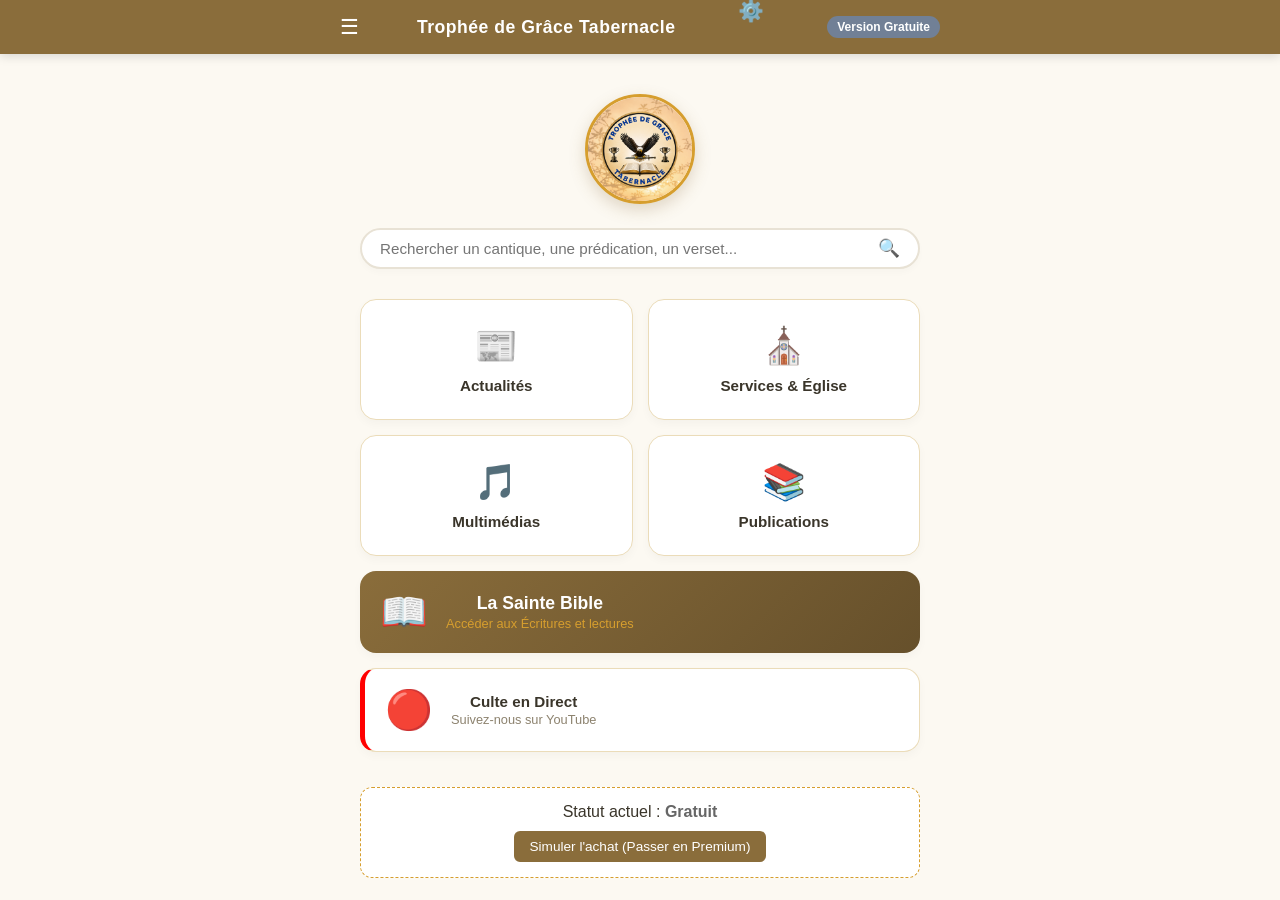
<file: index.html>
<!DOCTYPE html>
<html lang="fr">

<head>
    <meta charset="UTF-8">
    <meta name="viewport" content="width=device-width, initial-scale=1.0">
    <title>Trophée de Grâce Tabernacle</title>
    <link rel="stylesheet" href="style.css">
    
    <!-- Liaison avec le fichier de configuration de l'application -->
    <link rel="manifest" href="manifest.json">
    <meta name="theme-color" content="#8a6d3b">
    
    <!-- Script pour activer l'application sur le téléphone -->
    <script>
      if ('serviceWorker' in navigator) {
        navigator.serviceWorker.register('./sw.js')
          .then(() => console.log('Application TGT prête !'))
          .catch((err) => console.log('Erreur application:', err));
      }
    </script>
</head>

<body>

    <!-- BARRE SUPÉRIEURE APPLICATION FIXE -->
    <header class="app-header">
        <div class="header-content">
            <span class="menu-icon">☰</span>
            <h1>Trophée de Grâce Tabernacle</h1>
                    <button onclick="ouvrirParametres()" style="background: transparent; border: none; color: white; font-size: 1.3rem; cursor: pointer; padding: 5px; float: right; margin-top: -32px;">⚙️</button>

            <!-- Badge dynamique de version -->
            <span id="badge-statut" class="status-badge free-badge">Version Gratuite</span>
        </div>
    </header>

    <main class="app-container">

        <!-- ZONE LOGO ET APPARENCE ÉPURÉE (Sans le long texte de bienvenue) -->
        <section class="hero-section">
            <div class="logo-wrapper">
                <img src="logo.png" alt="Logo TGT" class="main-logo">
            </div>
            
            <!-- BARRE DE RECHERCHE GLOBALE -->
            <div class="search-box">
                <input type="text" id="global-search" placeholder="Rechercher un cantique, une prédication, un verset...">
                <button type="button" class="search-btn">🔍</button>
            </div>
        </section>

        <!-- GRILLE DE NAVIGATION EN FORME DE DOSSIERS -->
        <section class="folder-grid">

            <!-- Dossier Actualités -->
            <a href="actualite.html" class="folder-card">
                <div class="folder-icon-box">📰</div>
                <span class="folder-title">Actualités</span>
            </a>

            <!-- Dossier Services / Église -->
            <a href="services.html" class="folder-card">
                <div class="folder-icon-box">⛪</div>
                <span class="folder-title">Services & Église</span>
            </a>

            <!-- Dossier Multimédia (Prédications, Musiques, Photos) -->
            <a href="multimedia.html" class="folder-card">
                <div class="folder-icon-box">🎵</div>
                <span class="folder-title">Multimédias</span>
            </a>

            <!-- Dossier Publications (Brochures) -->
            <a href="publications.html" class="folder-card">
                <div class="folder-icon-box">📚</div>
                <span class="folder-title">Publications</span>
            </a>

            <!-- PAGE DÉDIÉE DE LA BIBLE (Prend toute la largeur en bas) -->
            <a href="bible.html" class="folder-card full-width-card bible-theme">
                <div class="folder-icon-box">📖</div>
                <div class="card-text">
                    <span class="folder-title">La Sainte Bible</span>
                    <small>Accéder aux Écritures et lectures</small>
                </div>
            </a>

            <!-- Lien direct pour le flux YouTube en direct -->
            <a href="https://youtube.com" target="_blank" class="folder-card full-width-card live-theme">
                <div class="folder-icon-box">🔴</div>
                <div class="card-text">
                    <span class="folder-title">Culte en Direct</span>
                    <small>Suivez-nous sur YouTube</small>
                </div>
            </a>

        </section>

        <!-- CONTROLEUR DE VERSION PAYS (Pour vos tests d'intégration payant/gratuit) -->
        <div class="version-toggle-zone">
            <p>Statut actuel : <strong id="account-text" style="color: #666;">Gratuit</strong></p>
            <button onclick="changerVersion()" class="action-btn">Simuler l'achat (Passer en Premium)</button>
        </div>

    </main>

    <script>
        // Logique de simulation pour le mode Gratuit / Payant
        function changerVersion() {
            const badge = document.getElementById('badge-statut');
            const text = document.getElementById('account-text');
            
            if (badge.classList.contains('free-badge')) {
                badge.classList.remove('free-badge');
                badge.classList.add('premium-badge');
                badge.innerText = "Version Premium";
                text.innerText = "Premium Activé (Accès illimité)";
                text.style.color = "#d69e2e";
            } else {
                badge.classList.remove('premium-badge');
                badge.classList.add('free-badge');
                badge.innerText = "Version Gratuite";
                text.innerText = "Gratuit";
                text.style.color = "#666";
            }
        }
    </script>

</body>
<!-- FENÊTRE FLOTTANTE DES PARAMÈTRES (MODAL) -->
<div id="settings-popup" style="display: none; position: fixed; top: 0; left: 0; width: 100vw; height: 100vh; background: rgba(0,0,0,0.7); z-index: 3000; justify-content: center; align-items: center; padding: 20px;">
    <div style="background: #1a1f26; border: 2px solid #d69e2e; border-radius: 16px; width: 100%; max-width: 340px; padding: 20px; color: #fff; box-shadow: 0 4px 20px rgba(0,0,0,0.5); font-family: 'Segoe UI', sans-serif;">
        
        <div style="display: flex; justify-content: space-between; align-items: center; border-bottom: 1px dashed #2d3748; padding-bottom: 10px; margin-bottom: 15px;">
            <h3 style="font-size: 1.1rem; color: #d69e2e; margin: 0;">⚙️ Paramètres de l'App</h3>
            <button onclick="fermerParametres()" style="background: transparent; border: none; color: #a0aec0; font-weight: bold; cursor: pointer; font-size: 1.1rem;">❌</button>
        </div>

        <!-- OPTION 1 : SÉLECTION DU THÈME -->
        <div style="margin-bottom: 15px;">
            <label style="font-size: 0.75rem; font-weight: bold; color: #a0aec0; display: block; margin-bottom: 5px; text-transform: uppercase;">Changement de Thème</label>
            <select id="app-theme-select" onchange="changerThemeGlobal(this.value)" style="width: 100%; background: #2d3748; color: white; border: 1px solid #444; padding: 8px; border-radius: 6px; outline: none; cursor: pointer;">
                <option value="sombre" selected>Noir Artistique (Par défaut)</option>
                <option value="beige">Beige Tabernacle</option>
                <option value="blanc">Blanc Classique</option>
            </select>
        </div>

        <!-- OPTION 2 : SÉLECTION DE LA POLICE -->
        <div style="margin-bottom: 20px;">
            <label style="font-size: 0.75rem; font-weight: bold; color: #a0aec0; display: block; margin-bottom: 5px; text-transform: uppercase;">Police de l'application</label>
            <select id="app-font-select" onchange="changerPoliceGlobale(this.value)" style="width: 100%; background: #2d3748; color: white; border: 1px solid #444; padding: 8px; border-radius: 6px; outline: none; cursor: pointer;">
                <option value="'Segoe UI', sans-serif">Segoe UI (Moderne)</option>
                <option value="'Arial', sans-serif">Arial</option>
                <option value="'Georgia', serif">Georgia (Écritures)</option>
            </select>
        </div>

        <!-- ACCÈS AU BLOC-NOTES -->
        <div style="border-top: 1px solid #2d3748; padding-top: 15px; text-align: center;">
            <a href="blocnotes.html" style="display: block; width: 100%; background: #0b4c8c; color: white; text-decoration: none; padding: 12px; border-radius: 8px; font-weight: bold; font-size: 0.9rem; box-shadow: 0 4px 10px rgba(11, 76, 140, 0.2);">
                📝 Ouvrir mon Bloc-notes du Culte
            </a>
        </div>
    </div>
</div>

<!-- LE SCRIPT DES PARAMÈTRES -->
<script>
    function ouvrirParametres() {
        document.getElementById('settings-popup').style.display = 'flex';
    }
    function fermerParametres() {
        document.getElementById('settings-popup').style.display = 'none';
    }

    function changerThemeGlobal(theme) {
        if (theme === 'sombre') {
            document.body.style.backgroundColor = '#12161a';
            document.body.style.color = '#e2e8f0';
        } else if (theme === 'beige') {
            document.body.style.backgroundColor = '#f4ecd8';
            document.body.style.color = '#3a352a';
        } else if (theme === 'blanc') {
            document.body.style.backgroundColor = '#ffffff';
            document.body.style.color = '#2d3748';
        }
    }

    function changerPoliceGlobale(police) {
        document.body.style.fontFamily = police;
    }
</script>

</html>
</file>
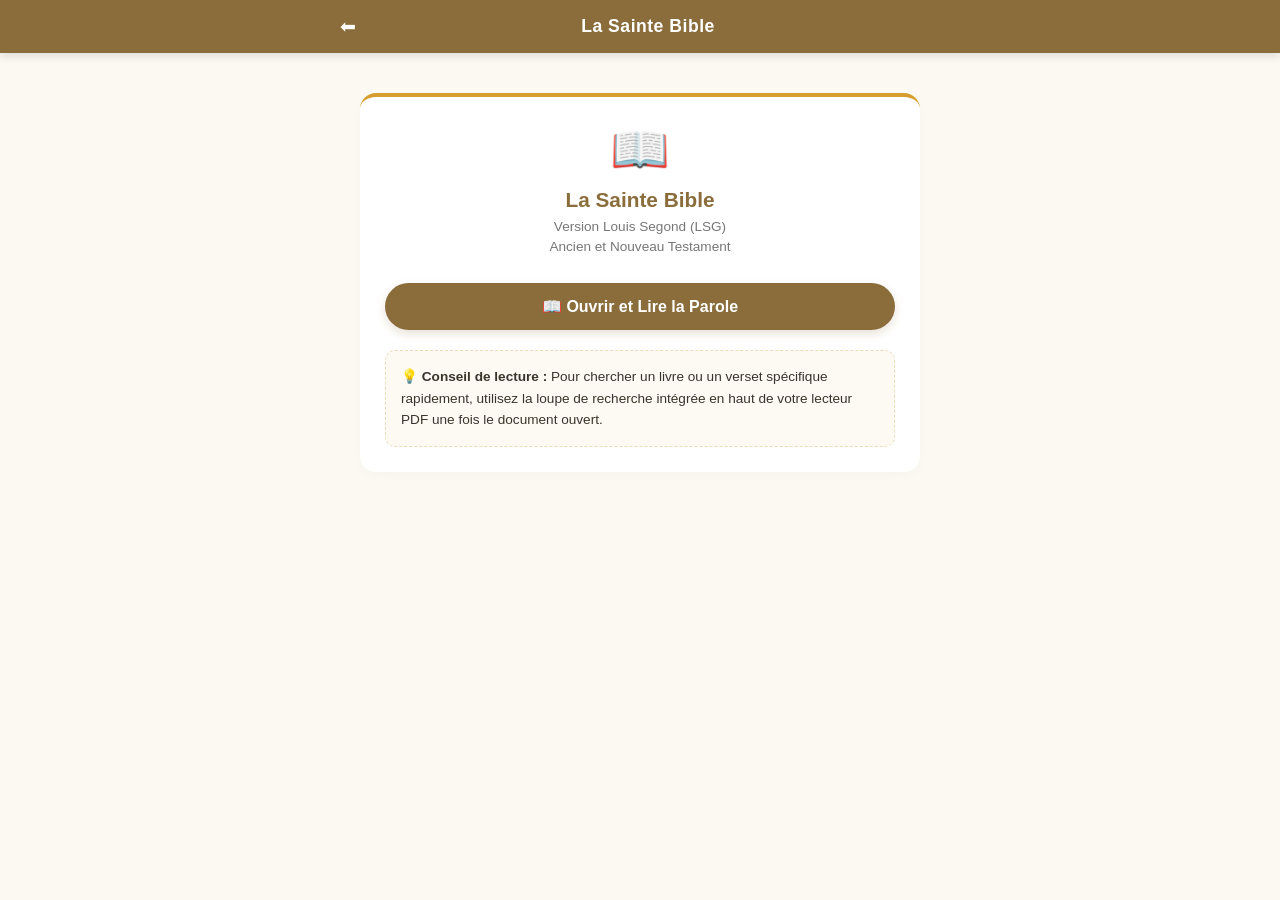
<file: bible.html>
<!DOCTYPE html>
<html lang="fr">
<head>
    <meta charset="UTF-8">
    <meta name="viewport" content="width=device-width, initial-scale=1.0">
    <title>La Sainte Bible - TGT</title>
    <link rel="stylesheet" href="style.css">
    <style>
        .bible-card-container {
            background: white;
            padding: 25px;
            border-radius: 16px;
            box-shadow: 0 4px 12px rgba(0,0,0,0.02);
            text-align: center;
            margin-top: 20px;
            border-top: 4px solid var(--gold-bright);
        }
        .bible-header-icon {
            font-size: 3rem;
            margin-bottom: 10px;
        }
        .bible-version-title {
            font-size: 1.3rem;
            font-weight: bold;
            color: var(--primary-dark);
            margin-bottom: 5px;
        }
        .bible-subtitle {
            font-size: 0.85rem;
            color: #777;
            margin-bottom: 25px;
            line-height: 1.5;
        }
        .open-bible-btn {
            display: inline-flex;
            align-items: center;
            justify-content: center;
            background: var(--primary-dark);
            color: white;
            text-decoration: none;
            padding: 14px 28px;
            border-radius: 30px;
            font-weight: bold;
            font-size: 1rem;
            box-shadow: 0 4px 10px rgba(138, 109, 59, 0.2);
            transition: transform 0.2s;
            width: 100%;
        }
        .open-bible-btn:active {
            transform: scale(0.97);
        }
        .info-reading-box {
            margin-top: 20px;
            background: #fdfaf4;
            padding: 15px;
            border-radius: 10px;
            border: 1px dashed #ebdcb9;
            text-align: left;
            font-size: 0.85rem;
            color: var(--text-main);
            line-height: 1.6;
        }
    </style>
</head>
<body>

    <!-- Barre supérieure fixe avec flèche retour vers publications.html -->
    <header class="app-header">
        <div class="header-content">
            <a href="publications.html" style="color: white; text-decoration: none; font-size: 1.2rem;">⬅</a>
            <h1>La Sainte Bible</h1>
            <span></span>
        </div>
    </header>

    <main class="app-container">
        
        <div class="bible-card-container">
            <div class="bible-header-icon">📖</div>
            <h2 class="bible-version-title">La Sainte Bible</h2>
            <p class="bible-subtitle">Version Louis Segond (LSG)<br>Ancien et Nouveau Testament</p>
            
            <!-- LIEN EN DIRECT AVEC VOTRE FICHIER BIBLE INTERNE -->
            <a href="bible_lsg.pdf" target="_blank" class="open-bible-btn">
                📖 Ouvrir et Lire la Parole
            </a>

            <div class="info-reading-box">
                💡 <strong>Conseil de lecture :</strong> Pour chercher un livre ou un verset spécifique rapidement, utilisez la loupe de recherche intégrée en haut de votre lecteur PDF une fois le document ouvert.
            </div>
        </div>

    </main>

</body>
</html>
</file>
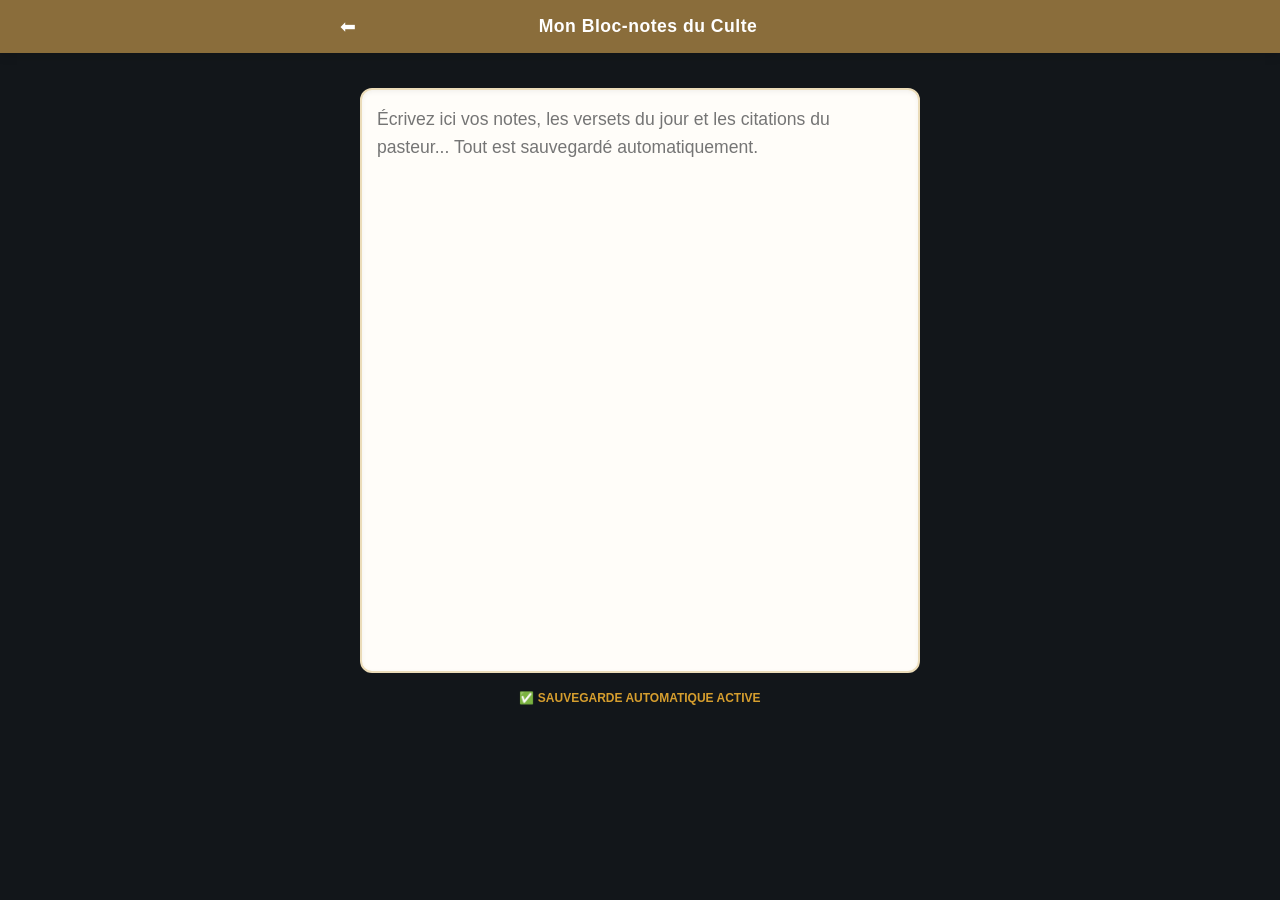
<file: blocnotes.html>
<!DOCTYPE html>
<html lang="fr">
<head>
    <meta charset="UTF-8">
    <meta name="viewport" content="width=device-width, initial-scale=1.0">
    <title>Bloc-notes du Culte - TGT</title>
    <link rel="stylesheet" href="style.css">
    <style>
        body { background-color: #12161a; color: #e2e8f0; }
        .notes-area {
            width: 100%;
            height: 65vh;
            background: #fffdf9;
            color: #2d3748;
            border: 2px solid #ebdcb9;
            border-radius: 12px;
            padding: 15px;
            font-size: 1.1rem;
            line-height: 1.6;
            resize: none;
            outline: none;
            margin-top: 15px;
            box-shadow: inset 0 2px 5px rgba(0,0,0,0.05);
        }
        .status-badge {
            font-size: 0.75rem;
            color: var(--gold-bright);
            text-align: center;
            margin-top: 10px;
            font-weight: bold;
            text-transform: uppercase;
        }
    </style>
</head>
<body>

    <header class="app-header">
        <div class="header-content">
            <a href="index.html" style="color: white; text-decoration: none; font-size: 1.2rem;">⬅</a>
            <h1>Mon Bloc-notes du Culte</h1>
            <span></span>
        </div>
    </header>

    <main class="app-container">
        <!-- Zone de saisie libre pour le fidèle -->
        <textarea id="church-notes" class="notes-area" placeholder="Écrivez ici vos notes, les versets du jour et les citations du pasteur... Tout est sauvegardé automatiquement."></textarea>
        
        <div id="save-status" class="status-badge">✅ Sauvegarde automatique active</div>
    </main>

    <script>
        const zoneTexte = document.getElementById('church-notes');
        const statutSauvegarde = document.getElementById('save-status');

        // Charger les notes enregistrées au démarrage
        document.addEventListener("DOMContentLoaded", () => {
            const notesSauvegardees = localStorage.getItem("tgt_notes_fidele");
            if (notesSauvegardees) {
                zoneTexte.value = notesSauvegardees;
            }
        });

        // Écouter chaque lettre tapée pour sauvegarder en temps réel
        zoneTexte.addEventListener("input", () => {
            localStorage.setItem("tgt_notes_fidele", zoneTexte.value);
            statutSauvegarde.innerText = "⏳ Enregistrement en cours...";
            
            // Petit effet visuel de validation après 500ms
            setTimeout(() => {
                statutSauvegarde.innerText = "✅ Notes sauvegardées sur l'appareil";
            }, 600);
        });
    </script>

</body>
</html>
</file>
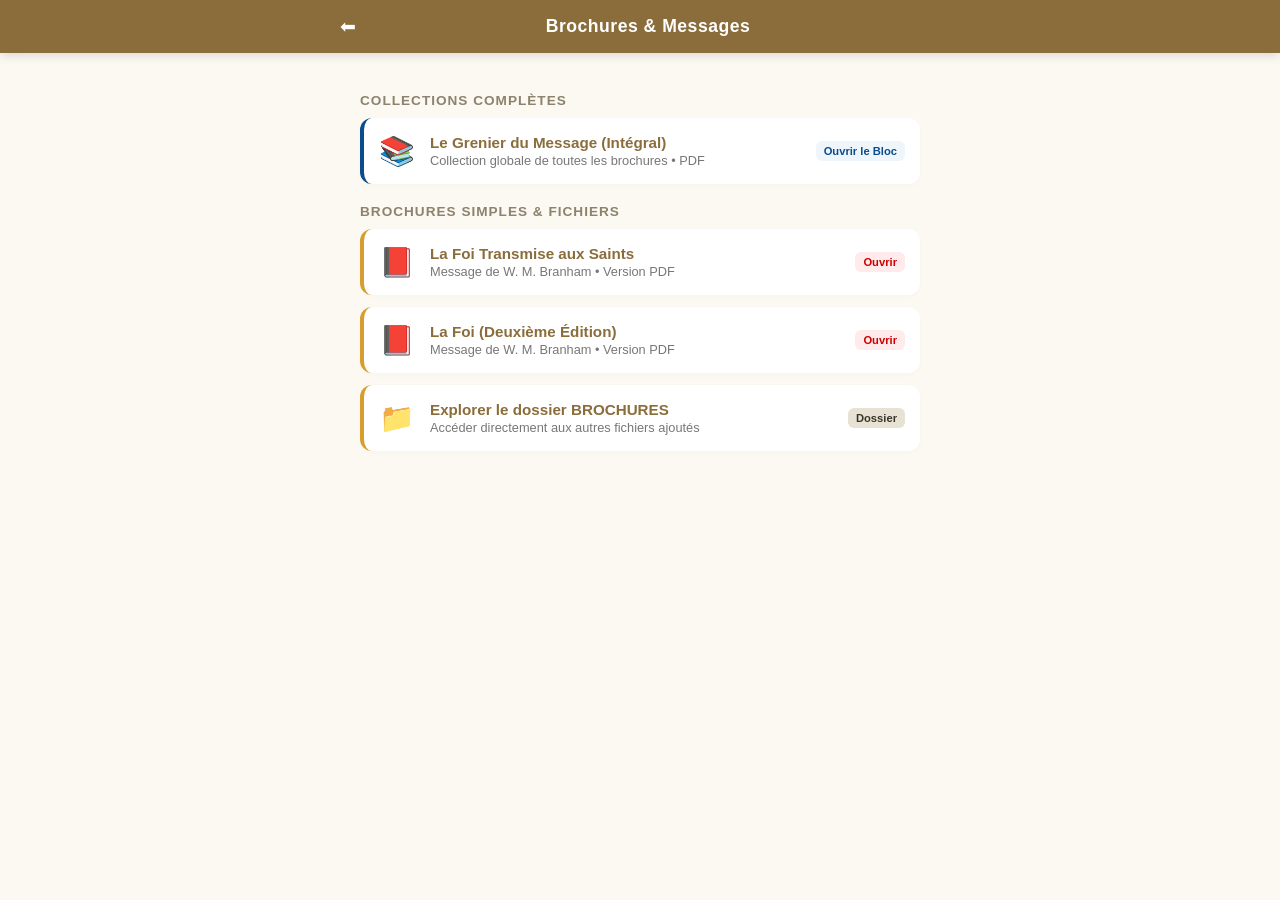
<file: brochures.html>
<!DOCTYPE html>
<html lang="fr">
<head>
    <meta charset="UTF-8">
    <meta name="viewport" content="width=device-width, initial-scale=1.0">
    <title>Brochures du Prophète - TGT</title>
    <link rel="stylesheet" href="style.css">
    <style>
        .section-title {
            font-size: 0.85rem;
            font-weight: bold;
            color: #8c826e;
            margin: 20px 0 10px 0;
            text-transform: uppercase;
            letter-spacing: 1px;
        }
        .brochure-list {
            display: flex;
            flex-direction: column;
            gap: 12px;
        }
        .brochure-card {
            display: flex;
            align-items: center;
            background: white;
            padding: 16px 15px;
            border-radius: 12px;
            text-decoration: none;
            color: var(--text-main);
            border-left: 4px solid var(--gold-bright);
            box-shadow: 0 2px 6px rgba(0,0,0,0.02);
            transition: transform 0.2s;
        }
        .brochure-card:active {
            transform: scale(0.98);
        }
        .icon-box {
            font-size: 1.8rem;
            margin-right: 15px;
        }
        .brochure-details {
            flex: 1;
        }
        .brochure-details h3 {
            font-size: 0.95rem;
            margin-bottom: 2px;
            color: var(--primary-dark);
        }
        .brochure-details p {
            font-size: 0.8rem;
            color: #777;
        }
        .download-badge {
            font-size: 0.7rem;
            background: #ffebeb;
            color: #cc0000;
            padding: 4px 8px;
            border-radius: 6px;
            font-weight: bold;
        }
        .collection-badge {
            background: #eef6fc;
            color: #0b4c8c;
        }
    </style>
</head>
<body>

    <!-- Barre supérieure de navigation -->
    <header class="app-header">
        <div class="header-content">
            <a href="publications.html" style="color: white; text-decoration: none; font-size: 1.2rem;">⬅</a>
            <h1>Brochures & Messages</h1>
            <span></span>
        </div>
    </header>

    <main class="app-container">
        
        <!-- SECTION COLLECTIONS COMPLÈTES (EN BLOC) -->
        <div class="section-title">Collections Complètes</div>
        <div class="brochure-list">
            
            <!-- Lien vers le fichier global ou le dossier du Grenier du Message -->
            <a href="Le Grenier du Message.pdf" target="_blank" class="brochure-card" style="border-left-color: #0b4c8c;">
                <div class="icon-box">📚</div>
                <div class="brochure-details">
                    <h3>Le Grenier du Message (Intégral)</h3>
                    <p>Collection globale de toutes les brochures • PDF</p>
                </div>
                <span class="download-badge collection-badge">Ouvrir le Bloc</span>
            </a>
            
        </div>

        <!-- SECTION DOSSIERS ET SÉLECTIONS SIMPLES -->
        <div class="section-title">Brochures Simples & Fichiers</div>
        <div class="brochure-list">

            <!-- Fichier individuel la_foi.pdf -->
            <a href="la_foi.pdf" target="_blank" class="brochure-card">
                <div class="icon-box">📕</div>
                <div class="brochure-details">
                    <h3>La Foi Transmise aux Saints</h3>
                    <p>Message de W. M. Branham • Version PDF</p>
                </div>
                <span class="download-badge">Ouvrir</span>
            </a>

            <!-- Fichier individuel lafoi.pdf -->
            <a href="lafoi.pdf" target="_blank" class="brochure-card">
                <div class="icon-box">📕</div>
                <div class="brochure-details">
                    <h3>La Foi (Deuxième Édition)</h3>
                    <p>Message de W. M. Branham • Version PDF</p>
                </div>
                <span class="download-badge">Ouvrir</span>
            </a>

            <!-- Accès au sous-dossier général des brochures simples si vous en ajoutez d'autres -->
            <a href="./BROCHURES/" target="_blank" class="brochure-card">
                <div class="icon-box">📁</div>
                <div class="brochure-details">
                    <h3>Explorer le dossier BROCHURES</h3>
                    <p>Accéder directement aux autres fichiers ajoutés</p>
                </div>
                <span class="download-badge" style="background:#e8e2d5; color:var(--text-main);">Dossier</span>
            </a>

        </div>
    </main>

</body>
</html>
</file>
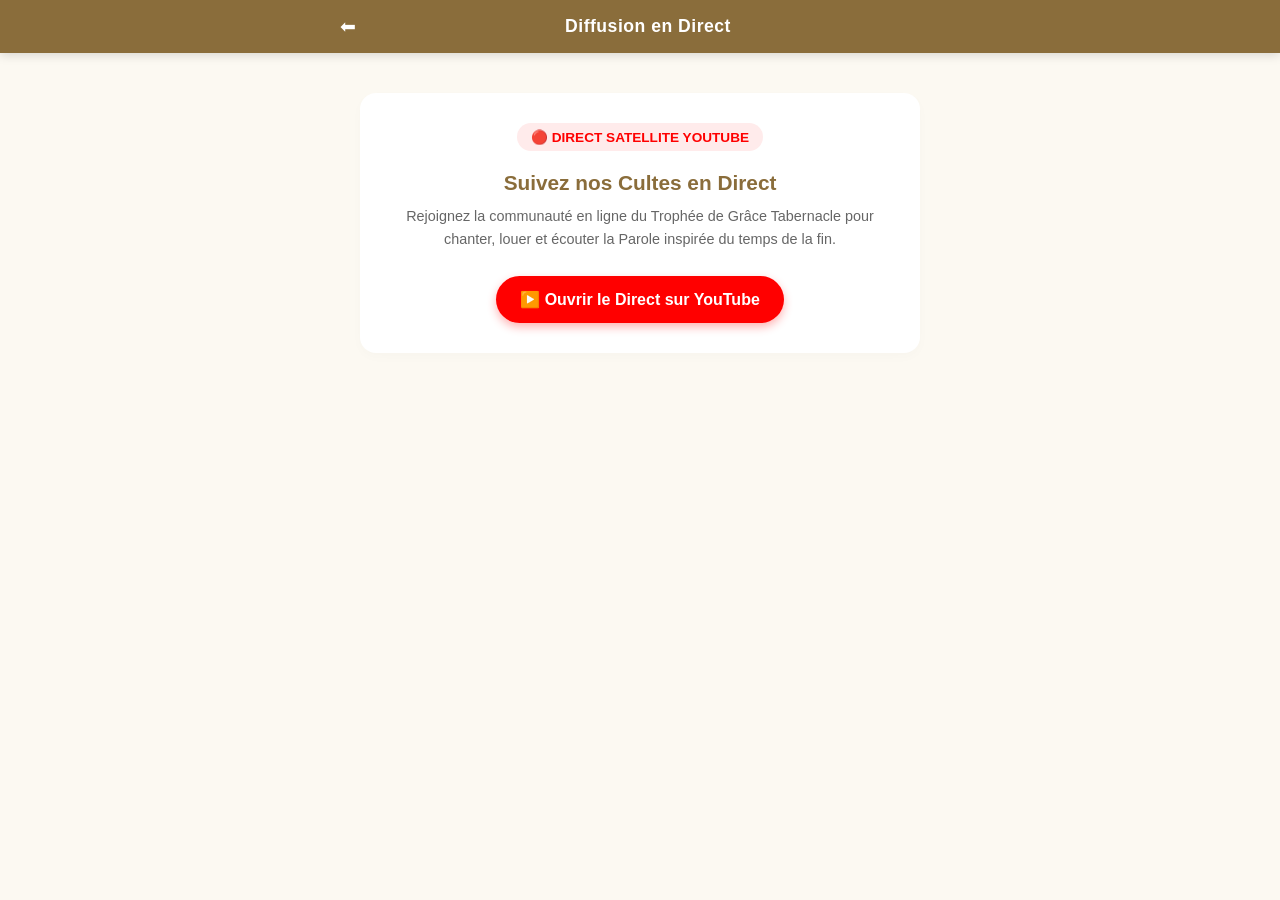
<file: direct.html>
<!DOCTYPE html>
<html lang="fr">
<head>
    <meta charset="UTF-8">
    <meta name="viewport" content="width=device-width, initial-scale=1.0">
    <title>Culte en Direct - TGT</title>
    <link rel="stylesheet" href="style.css">
    <style>
        .live-box { background: white; padding: 30px 20px; border-radius: 16px; box-shadow: 0 4px 12px rgba(0,0,0,0.02); text-align: center; margin-top: 20px; }
        .live-status { display: inline-flex; align-items: center; gap: 8px; background: #ffebeb; color: #ff0000; padding: 6px 14px; border-radius: 20px; font-weight: bold; font-size: 0.85rem; margin-bottom: 20px; animation: pulse 2s infinite; }
        .live-title { font-size: 1.3rem; font-weight: bold; color: var(--primary-dark); margin-bottom: 10px; }
        .live-desc { font-size: 0.9rem; color: #666; line-height: 1.6; margin-bottom: 25px; }
        .youtube-btn { display: inline-flex; align-items: center; justify-content: center; background: #ff0000; color: white; text-decoration: none; padding: 14px 24px; border-radius: 30px; font-weight: bold; box-shadow: 0 4px 10px rgba(255, 0, 0, 0.3); transition: transform 0.2s; }
        .youtube-btn:active { transform: scale(0.97); }
        @keyframes pulse { 0% { opacity: 0.6; } 50% { opacity: 1; } 100% { opacity: 0.6; } }
    </style>
</head>
<body>

    <header class="app-header">
        <div class="header-content">
            <a href="index.html" style="color: white; text-decoration: none; font-size: 1.2rem;">⬅</a>
            <h1>Diffusion en Direct</h1>
            <span></span>
        </div>
    </header>

    <main class="app-container">
        
        <div class="live-box">
            <div class="live-status">🔴 DIRECT SATELLITE YOUTUBE</div>
            <h2 class="live-title">Suivez nos Cultes en Direct</h2>
            <p class="live-desc">Rejoignez la communauté en ligne du Trophée de Grâce Tabernacle pour chanter, louer et écouter la Parole inspirée du temps de la fin.</p>
            
            <!-- REMPLACEZ LE LIEN CI-DESSOUS PAR LE LIEN DE VOTRE CHAÎNE YOUTUBE -->
            <a href="https://youtube.com" target="_blank" class="youtube-btn">
                ▶️ Ouvrir le Direct sur YouTube
            </a>
        </div>

    </main>

</body>
</html>
</file>
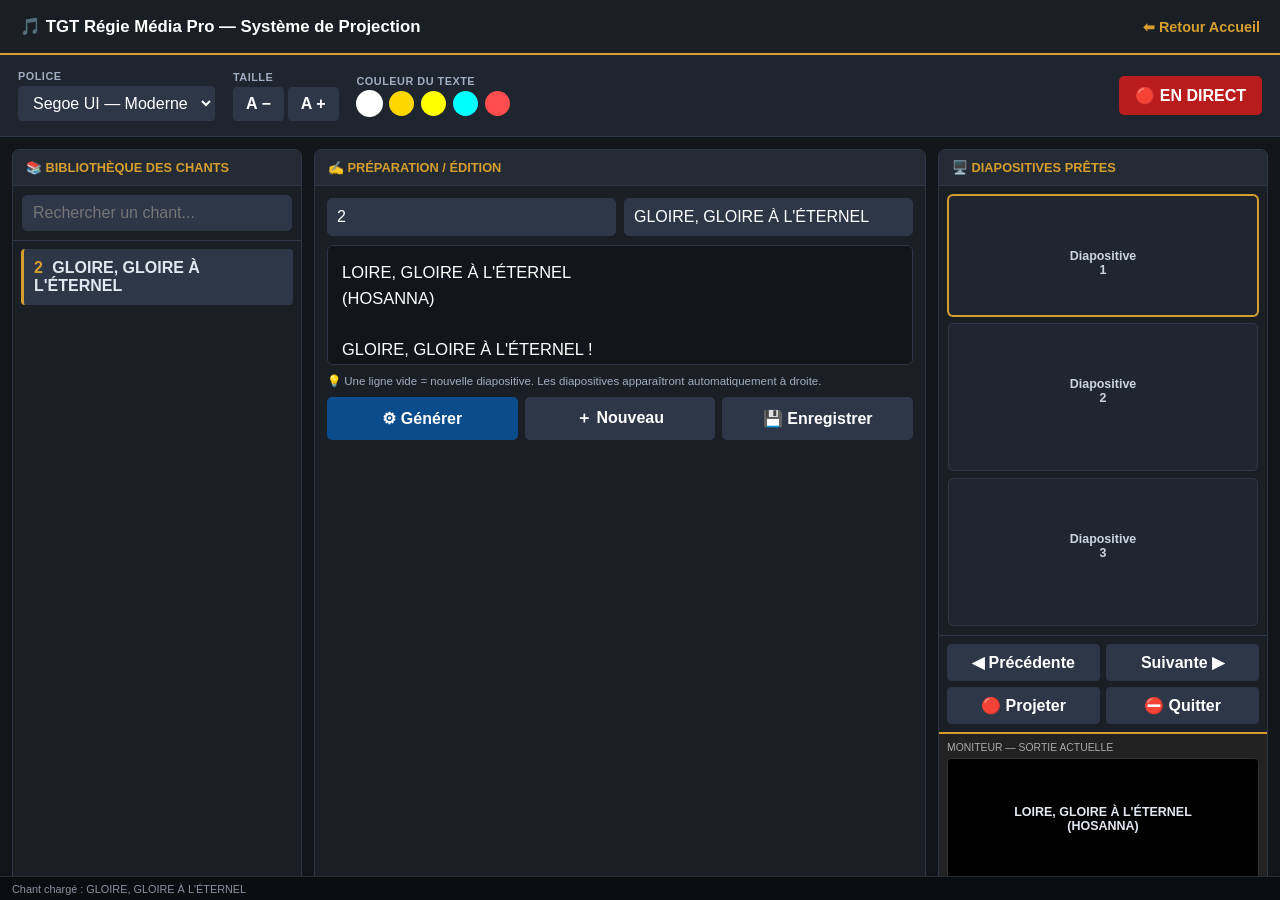
<file: projection.html>
<!DOCTYPE html>
<html lang="fr">
<head>
    <meta charset="UTF-8">
    <meta name="viewport" content="width=device-width, initial-scale=1.0">

    <title>TGT Régie Média Pro - Projection</title>

    <style>

        /* ==========================================================
           CONFIGURATION GÉNÉRALE
           ========================================================== */

        :root {
            --bg-dark-main: #12161a;
            --bg-panel: #1a1f26;
            --bg-panel-light: #242b35;

            --primary-gold: #d69e2e;

            --blue-tabernacle: #0b4c8c;
            --blue-dark: #07325d;

            --text-light: #e2e8f0;
            --text-muted: #a0aec0;

            --border-color: #2d3748;

            --danger: #e53e3e;
        }


        * {
            margin: 0;
            padding: 0;
            box-sizing: border-box;

            font-family:
                "Segoe UI",
                Tahoma,
                Geneva,
                Verdana,
                sans-serif;
        }


        body {
            background: var(--bg-dark-main);
            color: var(--text-light);

            height: 100vh;

            overflow: hidden;
        }


        button,
        select,
        textarea,
        input {
            font: inherit;
        }



        /* ==========================================================
           EN-TÊTE
           ========================================================== */

        .app-header-pro {

            height: 55px;

            background: var(--bg-panel);

            border-bottom:
                2px solid var(--primary-gold);

            padding:
                0 20px;

            display: flex;

            align-items: center;

            justify-content: space-between;
        }


        .app-header-pro h1 {

            font-size: 1.05rem;

            color: #ffffff;

            font-weight: 700;
        }


        .back-link {

            color:
                var(--primary-gold);

            text-decoration: none;

            font-weight: 700;

            font-size: .9rem;
        }



        /* ==========================================================
           BARRE D'OUTILS
           ========================================================== */

        .artistic-style-bar {

            min-height: 82px;

            background: #1e252f;

            border-bottom:
                1px solid var(--border-color);

            padding:
                9px 18px;

            display: flex;

            flex-wrap: wrap;

            gap: 18px;

            align-items: center;
        }


        .control-group {

            display: flex;

            flex-direction: column;

            gap: 4px;
        }


        .control-group label {

            font-size: .68rem;

            text-transform: uppercase;

            color:
                var(--text-muted);

            letter-spacing: .5px;

            font-weight: 700;
        }


        .control-group select {

            background: #2d3748;

            color: #ffffff;

            border:
                1px solid var(--border-color);

            padding:
                7px 10px;

            border-radius: 4px;

            outline: none;
        }


        .size-btns {

            display: flex;

            gap: 4px;
        }


        .tool-btn {

            background: #2d3748;

            color: #ffffff;

            border:
                1px solid var(--border-color);

            padding:
                7px 12px;

            border-radius: 4px;

            cursor: pointer;

            font-weight: 700;
        }


        .tool-btn:hover {

            background: #3a4658;
        }


        .color-palette {

            display: flex;

            gap: 7px;

            align-items: center;
        }


        .color-dot {

            width: 25px;

            height: 25px;

            border-radius: 50%;

            border:
                2px solid transparent;

            cursor: pointer;
        }


        .color-dot:hover,
        .color-dot.active-dot {

            border-color: #ffffff;

            transform: scale(1.08);
        }


        .projection-action {

            margin-left: auto;

            display: flex;

            gap: 8px;
        }


        .btn-live {

            background:
                #b91c1c;

            color: #ffffff;

            border: none;

            padding:
                10px 16px;

            border-radius: 5px;

            cursor: pointer;

            font-weight: 800;
        }


        .btn-live:hover {

            background:
                #dc2626;
        }



        /* ==========================================================
           GRILLE PRINCIPALE
           ========================================================== */

        .regie-grid-pro {

            display: grid;

            grid-template-columns:
                290px 1fr 330px;

            gap: 12px;

            padding: 12px;

            height:
                calc(100vh - 137px);

            overflow: hidden;
        }


        .pro-panel {

            min-width: 0;

            background:
                var(--bg-panel);

            border:
                1px solid var(--border-color);

            border-radius: 7px;

            display: flex;

            flex-direction: column;

            overflow: hidden;
        }


        .pro-panel-title {

            background:
                var(--bg-panel-light);

            padding:
                10px 13px;

            font-size: .8rem;

            font-weight: 800;

            text-transform: uppercase;

            color:
                var(--primary-gold);

            border-bottom:
                1px solid var(--border-color);
        }



        /* ==========================================================
           COLONNE GAUCHE
           ========================================================== */

        .search-container {

            padding: 9px;

            border-bottom:
                1px solid var(--border-color);
        }


        .search-container input {

            width: 100%;

            background:
                #2d3748;

            border:
                1px solid var(--border-color);

            color: #ffffff;

            padding:
                8px 10px;

            border-radius: 5px;

            outline: none;
        }


        .library-list {

            flex: 1;

            overflow-y: auto;

            padding: 8px;
        }


        .song-item {

            padding: 10px;

            margin-bottom: 5px;

            background:
                #202630;

            border-left:
                3px solid transparent;

            border-radius: 4px;

            cursor: pointer;
        }


        .song-item:hover {

            background:
                #28303d;

            border-left-color:
                var(--primary-gold);
        }


        .song-item.active {

            background:
                #2d3748;

            border-left-color:
                var(--primary-gold);

            font-weight: 700;
        }


        .song-number {

            color:
                var(--primary-gold);

            margin-right: 5px;
        }



        /* ==========================================================
           COLONNE CENTRALE
           ========================================================== */

        .editor-workspace {

            padding: 12px;

            display: flex;

            flex-direction: column;

            gap: 9px;

            min-height: 0;
        }


        .song-heading {

            display: flex;

            gap: 8px;
        }


        .song-heading input {

            flex: 1;

            background:
                #2d3748;

            color: #ffffff;

            border:
                1px solid var(--border-color);

            border-radius: 5px;

            padding: 9px;

            outline: none;
        }


        .editor-box {

            width: 100%;

            flex: 1;

            min-height: 120px;

            background:
                #12161a;

            border:
                1px solid var(--border-color);

            color: #ffffff;

            padding: 14px;

            border-radius: 6px;

            font-size: 1.03rem;

            resize: none;

            outline: none;

            line-height: 1.55;
        }


        .editor-box:focus,
        .song-heading input:focus {

            border-color:
                var(--primary-gold);
        }


        .editor-help {

            color:
                var(--text-muted);

            font-size: .72rem;
        }


        .editor-actions {

            display: flex;

            gap: 7px;
        }


        .btn-action {

            flex: 1;

            background:
                var(--blue-tabernacle);

            color: #ffffff;

            border: none;

            padding: 11px;

            border-radius: 5px;

            cursor: pointer;

            font-weight: 800;
        }


        .btn-action:hover {

            background:
                #1162a5;
        }


        .btn-secondary {

            background:
                #2d3748;
        }



        /* ==========================================================
           COLONNE DROITE
           ========================================================== */

        .slides-scrollview {

            flex: 1;

            overflow-y: auto;

            padding: 9px;

            display: flex;

            flex-direction: column;

            gap: 7px;
        }


        .diapo-thumbnail {

            background:
                #202630;

            border:
                1px solid var(--border-color);

            padding: 11px;

            border-radius: 5px;

            font-size: .78rem;

            cursor: pointer;

            text-align: center;

            white-space: pre-line;

            color:
                #cbd5e1;

            min-height: 58px;
        }


        .diapo-thumbnail:hover {

            border-color:
                var(--primary-gold);

            background:
                #28303d;
        }


        .diapo-thumbnail.selected {

            border-color:
                var(--primary-gold);

            box-shadow:
                0 0 0 1px var(--primary-gold);
        }


        .diapo-thumbnail.live-active {

            background:
                #4a1d1d;

            border-color:
                var(--danger);

            color:
                #ffffff;

            font-weight: 800;
        }


        .slide-tools {

            padding: 8px;

            display: grid;

            grid-template-columns:
                1fr 1fr;

            gap: 6px;

            border-top:
                1px solid var(--border-color);
        }


        .slide-tools button {

            background:
                #2d3748;

            color: #ffffff;

            border:
                1px solid var(--border-color);

            padding: 8px;

            border-radius: 4px;

            cursor: pointer;

            font-weight: 700;
        }


        .slide-tools button:hover {

            background:
                #3a4658;
        }



        /* ==========================================================
           MONITEUR DE CONTRÔLE
           ========================================================== */

        .live-monitor-panel {

            background:
                #222222;

            border-top:
                2px solid var(--primary-gold);

            padding: 8px;

            height: 155px;

            display: flex;

            flex-direction: column;
        }


        .monitor-label {

            color: #aaaaaa;

            font-size: .65rem;

            text-transform: uppercase;

            margin-bottom: 5px;
        }


        .monitor-display {

            background:
                #000000;

            border:
                1px solid #333333;

            flex: 1;

            border-radius: 4px;

            padding: 8px;

            font-size: .78rem;

            font-weight: 700;

            text-align: center;

            white-space: pre-line;

            overflow: hidden;

            display: flex;

            align-items: center;

            justify-content: center;
        }



        /* ==========================================================
           ÉCRAN GÉANT
           STYLE VIDEOPSALM
           ========================================================== */

        #screen-projector {

            display: none;

            position: fixed;

            inset: 0;

            width: 100vw;

            height: 100vh;

            z-index: 99999;

            background:
                #000000;

            color:
                #ffffff;

            flex-direction: column;

            align-items: center;

            justify-content: center;

            text-align: center;

            padding:
                6vh 7vw;
        }


        #screen-projector.active {

            display: flex;
        }


        .projection-title {

            position: absolute;

            top: 22px;

            left: 35px;

            max-width: 70%;

            color:
                #888888;

            font-size: 1rem;

            font-weight: 600;

            letter-spacing: .7px;

            text-align: left;
        }


        .projection-number {

            position: absolute;

            top: 22px;

            right: 35px;

            color:
                #666666;

            font-size: .95rem;
        }


        .projected-text {

            width: 90%;

            max-width: 1550px;

            font-size:
                clamp(2.2rem, 4vw, 5.2rem);

            font-weight: 700;

            line-height: 1.42;

            color:
                #ffffff;

            white-space: pre-line;

            text-align: center;

            text-shadow:
                0 2px 7px rgba(0,0,0,.85);
        }


        .projection-controls {

            position: absolute;

            bottom: 20px;

            display: flex;

            gap: 7px;

            opacity: 0;

            transition:
                opacity .25s;
        }


        #screen-projector:hover
        .projection-controls {

            opacity: 1;
        }


        .projection-controls button {

            background:
                rgba(255,255,255,.14);

            border:
                1px solid rgba(255,255,255,.25);

            color:
                #ffffff;

            padding:
                9px 15px;

            border-radius: 5px;

            cursor: pointer;

            font-weight: 700;
        }


        .projection-controls button:hover {

            background:
                rgba(255,255,255,.28);
        }


        .live-badge {

            position: absolute;

            left: 35px;

            bottom: 25px;

            color:
                #e53e3e;

            font-size: .8rem;

            font-weight: 900;

            letter-spacing: 1px;
        }



        /* ==========================================================
           BARRE D'ÉTAT
           ========================================================== */

        .status-bar {

            position: fixed;

            bottom: 0;

            left: 0;

            right: 0;

            height: 24px;

            background:
                #0b0e11;

            border-top:
                1px solid #252b32;

            color:
                #8993a1;

            display: flex;

            align-items: center;

            padding:
                0 12px;

            font-size: .68rem;

            z-index: 100;
        }



        /* ==========================================================
           RESPONSIVE
           ========================================================== */

        @media (max-width: 1000px) {

            .regie-grid-pro {

                grid-template-columns:
                    230px 1fr 260px;
            }

            .projection-action {

                margin-left: 0;
            }
        }

    </style>
</head>


<body>


    <!-- ==========================================================
         ENTÊTE
         ========================================================== -->

    <header class="app-header-pro">

        <h1>
            🎵 TGT Régie Média Pro — Système de Projection
        </h1>

        <a href="index.html" class="back-link">
            ⬅ Retour Accueil
        </a>

    </header>



    <!-- ==========================================================
         BARRE D'OUTILS
         ========================================================== -->

    <section class="artistic-style-bar">


        <!-- POLICE -->

        <div class="control-group">

            <label>
                Police
            </label>

            <select
                id="select-font"
                onchange="synchroniserStylesPro()"
            >

                <option value="'Segoe UI', sans-serif">
                    Segoe UI — Moderne
                </option>

                <option value="Arial, sans-serif">
                    Arial — Classique
                </option>

                <option value="Georgia, serif">
                    Georgia — Élégante
                </option>

                <option value="Impact, sans-serif">
                    Impact — Large
                </option>

            </select>

        </div>



        <!-- TAILLE -->

        <div class="control-group">

            <label>
                Taille
            </label>

            <div class="size-btns">

                <button
                    class="tool-btn"
                    onclick="modifierTaillePro(-0.5)"
                >
                    A −
                </button>

                <button
                    class="tool-btn"
                    onclick="modifierTaillePro(0.5)"
                >
                    A +
                </button>

            </div>

        </div>



        <!-- COULEUR -->

        <div class="control-group">

            <label>
                Couleur du texte
            </label>

            <div class="color-palette">

                <div
                    class="color-dot active-dot"
                    style="background:#ffffff"
                    onclick="changerCouleurTextePro('#ffffff', this)"
                    title="Blanc"
                ></div>

                <div
                    class="color-dot"
                    style="background:#ffd700"
                    onclick="changerCouleurTextePro('#ffd700', this)"
                    title="Or"
                ></div>

                <div
                    class="color-dot"
                    style="background:#ffff00"
                    onclick="changerCouleurTextePro('#ffff00', this)"
                    title="Jaune"
                ></div>

                <div
                    class="color-dot"
                    style="background:#00ffff"
                    onclick="changerCouleurTextePro('#00ffff', this)"
                    title="Cyan"
                ></div>

                <div
                    class="color-dot"
                    style="background:#ff4d4d"
                    onclick="changerCouleurTextePro('#ff4d4d', this)"
                    title="Rouge"
                ></div>

            </div>

        </div>



        <!-- BOUTON DIRECT -->

        <div class="projection-action">

            <button
                class="btn-live"
                onclick="projeterSelection()"
            >
                🔴 EN DIRECT
            </button>

        </div>

    </section>



    <!-- ==========================================================
         RÉGIE PRINCIPALE
         ========================================================== -->

    <main class="regie-grid-pro">



        <!-- ======================================================
             COLONNE 1
             ====================================================== -->

        <section class="pro-panel">

            <div class="pro-panel-title">
                📚 Bibliothèque des chants
            </div>


            <div class="search-container">

                <input
                    id="search-song"
                    type="text"
                    placeholder="Rechercher un chant..."
                    oninput="filtrerChants()"
                >

            </div>


            <div
                id="library-list"
                class="library-list"
            ></div>

        </section>



        <!-- ======================================================
             COLONNE 2
             ====================================================== -->

        <section class="pro-panel">

            <div class="pro-panel-title">
                ✍️ Préparation / Édition
            </div>


            <div class="editor-workspace">


                <div class="song-heading">

                    <input
                        id="song-number"
                        type="text"
                        placeholder="N°"
                    >

                    <input
                        id="song-title"
                        type="text"
                        placeholder="Titre du chant"
                    >

                </div>



                <textarea
                    id="editor-box"
                    class="editor-box"
                    placeholder="Écrivez ou collez les paroles ici.

Utilisez une ligne vide pour séparer les diapositives."
                ></textarea>



                <div class="editor-help">

                    💡 Une ligne vide = nouvelle diapositive.

                    Les diapositives apparaîtront automatiquement à droite.

                </div>



                <div class="editor-actions">

                    <button
                        class="btn-action"
                        onclick="genererDiapositives()"
                    >
                        ⚙ Générer
                    </button>


                    <button
                        class="btn-action btn-secondary"
                        onclick="nouveauChant()"
                    >
                        ＋ Nouveau
                    </button>


                    <button
                        class="btn-action btn-secondary"
                        onclick="enregistrerChant()"
                    >
                        💾 Enregistrer
                    </button>

                </div>

            </div>

        </section>



        <!-- ======================================================
             COLONNE 3
             ====================================================== -->

        <section class="pro-panel">


            <div class="pro-panel-title">

                🖥️ Diapositives prêtes

            </div>



            <div
                id="slides-scrollview"
                class="slides-scrollview"
            ></div>



            <div class="slide-tools">

                <button
                    onclick="diapoPrecedente()"
                >
                    ◀ Précédente
                </button>


                <button
                    onclick="diapoSuivante()"
                >
                    Suivante ▶
                </button>


                <button
                    onclick="projeterSelection()"
                >
                    🔴 Projeter
                </button>


                <button
                    onclick="fermerProjection()"
                >
                    ⛔ Quitter
                </button>

            </div>



            <!-- MONITEUR -->

            <div class="live-monitor-panel">

                <div class="monitor-label">

                    Moniteur — sortie actuelle

                </div>


                <div
                    id="monitor-display"
                    class="monitor-display"
                >
                    Aucune diapositive en direct
                </div>

            </div>

        </section>

    </main>



    <!-- ==========================================================
         ÉCRAN GÉANT
         ========================================================== -->

    <div
        id="screen-projector"
        tabindex="0"
    >


        <!-- TITRE -->

        <div
            id="projection-title"
            class="projection-title"
        >
            TGT — PROJECTION
        </div>



        <!-- NUMÉRO -->

        <div
            id="projection-number"
            class="projection-number"
        >
            1 / 1
        </div>



        <!-- PAROLES -->

        <div
            id="projected-text"
            class="projected-text"
        >
            Sélectionnez une diapositive
        </div>



        <!-- INDICATEUR EN DIRECT -->

        <div class="live-badge">

            ● EN DIRECT

        </div>



        <!-- COMMANDES -->

        <div class="projection-controls">

            <button
                onclick="diapoPrecedente()"
            >
                ◀
            </button>


            <button
                onclick="diapoSuivante()"
            >
                ▶
            </button>


            <button
                onclick="fermerProjection()"
            >
                ✕ QUITTER
            </button>

        </div>

    </div>



    <!-- BARRE D'ÉTAT -->

    <div
        id="status-bar"
        class="status-bar"
    >
        Prêt — Sélectionnez un chant ou créez une nouvelle projection.
    </div>



    <!-- ==========================================================
         JAVASCRIPT
         ========================================================== -->

    <script>


        /* ==========================================================
           CHANTS
           ========================================================== */

        let chants = [

            {
                numero: "2",

                titre: "GLOIRE, GLOIRE À L'ÉTERNEL",

                paroles: `LOIRE, GLOIRE À L'ÉTERNEL
(HOSANNA)

GLOIRE, GLOIRE À L'ÉTERNEL !
QU'UN CANTIQUE SOLENNEL,
QU'UN CANTIQUE SOLENNEL
DE NOS COEURS MONTE À SON TRÔNE ! QUAND IL CRÉE,
OH ! QU'IL EST GRAND ! QUAND IL CRÉE,
OH ! QU'IL EST GRAND !
QU'IL EST JUSTE EN PUISSANT !
QU'IL EST BON QUAND IL PARDONNE !

IL PARLE ! ... ET CET UNIVERS
SE LÈVE AUX PUISSANTS CONCERTS
DE SA PAROLE VIVANTE ;
ET DES ASTRES RADIEUX,
SA MAIN JETTE DANS LES CIEUX
LA POUSSIÈRE ÉTINCELANTE !`
            }

        ];



        /* ==========================================================
           VARIABLES
           ========================================================== */

        let chantActif = 0;

        let diapositives = [];

        let diapoActive = 0;

        let taillePolice = 4;

        let couleurTexte = "#ffffff";



        /* ==========================================================
           INITIALISATION
           ========================================================== */

        document.addEventListener(
            "DOMContentLoaded",
            function () {

                afficherBibliotheque();

                chargerChant(0);

                document
                    .getElementById("editor-box")
                    .addEventListener(
                        "input",
                        genererDiapositives
                    );

            }
        );



        /* ==========================================================
           BIBLIOTHÈQUE
           ========================================================== */

        function afficherBibliotheque() {

            const liste =
                document.getElementById(
                    "library-list"
                );

            const recherche =
                document.getElementById(
                    "search-song"
                ).value.toLowerCase();


            liste.innerHTML = "";


            chants.forEach(
                (chant, index) => {

                    const texteRecherche =
                        (
                            chant.numero +
                            " " +
                            chant.titre
                        ).toLowerCase();


                    if (
                        !texteRecherche.includes(
                            recherche
                        )
                    ) {
                        return;
                    }


                    const item =
                        document.createElement(
                            "div"
                        );


                    item.className =
                        "song-item" +
                        (
                            index === chantActif
                                ? " active"
                                : ""
                        );


                    item.innerHTML = `

                        <span class="song-number">
                            ${escapeHtml(
                                chant.numero || "•"
                            )}
                        </span>

                        ${escapeHtml(
                            chant.titre
                        )}

                    `;


                    item.onclick = function () {

                        chargerChant(index);

                    };


                    liste.appendChild(item);

                }
            );

        }



        function filtrerChants() {

            afficherBibliotheque();

        }



        /* ==========================================================
           CHARGER UN CHANT
           ========================================================== */

        function chargerChant(index) {

            chantActif = index;

            const chant =
                chants[index];


            document.getElementById(
                "song-number"
            ).value =
                chant.numero || "";


            document.getElementById(
                "song-title"
            ).value =
                chant.titre || "";


            document.getElementById(
                "editor-box"
            ).value =
                chant.paroles || "";


            diapoActive = 0;


            genererDiapositives();


            afficherBibliotheque();


            mettreStatut(
                "Chant chargé : " +
                chant.titre
            );

        }



        /* ==========================================================
           CRÉER LES DIAPOSITIVES
           ========================================================== */

        function genererDiapositives() {

            const texte =
                document.getElementById(
                    "editor-box"
                ).value.trim();


            if (!texte) {

                diapositives = [];

                afficherDiapositives();

                return;
            }


            diapositives =
                texte
                    .split(
                        /\n\s*\n+/
                    )
                    .map(
                        bloc =>
                            bloc.trim()
                    )
                    .filter(Boolean);


            if (
                diapoActive >=
                diapositives.length
            ) {

                diapoActive =
                    diapositives.length - 1;

            }


            if (diapoActive < 0) {

                diapoActive = 0;

            }


            afficherDiapositives();

            actualiserMoniteur();

        }



        /* ==========================================================
           AFFICHER LES DIAPOSITIVES
           ========================================================== */

        function afficherDiapositives() {

            const zone =
                document.getElementById(
                    "slides-scrollview"
                );


            zone.innerHTML = "";


            if (
                diapositives.length === 0
            ) {

                zone.innerHTML = `

                    <div
                        style="
                            padding:20px;
                            text-align:center;
                            color:#718096;
                        "
                    >

                        Aucune diapositive.

                        <br><br>

                        Écrivez les paroles
                        dans l'éditeur.

                    </div>

                `;

                return;
            }



            diapositives.forEach(
                (texte, index) => {

                    const diapo =
                        document.createElement(
                            "div"
                        );


                    const estActive =
                        index === diapoActive;


                    diapo.className =
                        "diapo-thumbnail" +
                        (
                            estActive
                                ? " selected"
                                : ""
                        );


                    if (
                        index === diapoActive &&
                        document
                            .getElementById(
                                "screen-projector"
                            )
                            .classList
                            .contains("active")
                    ) {

                        diapo.classList.add(
                            "live-active"
                        );

                    }


                    const aperçu =
                        texte.length > 150
                            ? texte.substring(
                                0,
                                150
                            ) + "…"
                            : texte;


                    diapo.innerHTML = `

                        <strong>
                            Diapositive
                            ${index + 1}
                        </strong>

                        <br><br>

                        ${escapeHtml(
                            aperçu
                        )}

                    `;


                    diapo.onclick =
                        function () {

                            diapoActive =
                                index;


                            actualiserMoniteur();

                            afficherDiapositives();

                            mettreStatut(
                                "Diapositive " +
                                (
                                    index + 1
                                ) +
                                " sélectionnée."
                            );

                        };


                    zone.appendChild(
                        diapo
                    );

                }
            );


            const active =
                zone.children[
                    diapoActive
                ];


            if (active) {

                active.scrollIntoView({
                    block: "nearest"
                });

            }

        }



        /* ==========================================================
           DIAPOSITIVE PRÉCÉDENTE
           ========================================================== */

        function diapoPrecedente() {

            if (
                !diapositives.length
            ) {
                return;
            }


            if (
                diapoActive > 0
            ) {

                diapoActive--;

            }


            actualiserProjection();

            mettreStatut(
                "Diapositive " +
                (
                    diapoActive + 1
                ) +
                " / " +
                diapositives.length
            );

        }



        /* ==========================================================
           DIAPOSITIVE SUIVANTE
           ========================================================== */

        function diapoSuivante() {

            if (
                !diapositives.length
            ) {
                return;
            }


            if (
                diapoActive <
                diapositives.length - 1
            ) {

                diapoActive++;

            }


            actualiserProjection();

            mettreStatut(
                "Diapositive " +
                (
                    diapoActive + 1
                ) +
                " / " +
                diapositives.length
            );

        }



        /* ==========================================================
           PROJETER
           ========================================================== */

        function projeterSelection() {

            if (
                !diapositives.length
            ) {

                alert(
                    "Aucune diapositive à projeter."
                );

                return;
            }


            const ecran =
                document.getElementById(
                    "screen-projector"
                );


            ecran.classList.add(
                "active"
            );


            actualiserProjection();


            if (
                ecran.requestFullscreen
            ) {

                ecran
                    .requestFullscreen()
                    .catch(
                        () => {}
                    );

            }


            ecran.focus();


            mettreStatut(
                "🔴 Projection en direct — Diapositive " +
                (
                    diapoActive + 1
                )
            );

        }



        /* ==========================================================
           ACTUALISER LA PROJECTION
           ========================================================== */

        function actualiserProjection() {

            if (
                !diapositives.length
            ) {
                return;
            }


            const texte =
                diapositives[
                    diapoActive
                ];


            document.getElementById(
                "projected-text"
            ).textContent =
                texte;


            document.getElementById(
                "projection-number"
            ).textContent =

                (
                    diapoActive + 1
                ) +
                " / " +
                diapositives.length;


            document.getElementById(
                "projection-title"
            ).textContent =

                document.getElementById(
                    "song-title"
                ).value ||

                "TGT — PROJECTION";


            appliquerStylesProjection();


            actualiserMoniteur();


            afficherDiapositives();

        }



        /* ==========================================================
           MONITEUR
           ========================================================== */

        function actualiserMoniteur() {

            const moniteur =
                document.getElementById(
                    "monitor-display"
                );


            if (
                !diapositives.length
            ) {

                moniteur.textContent =
                    "Aucune diapositive en direct";

                return;
            }


            moniteur.textContent =
                diapositives[
                    diapoActive
                ];

        }



        /* ==========================================================
           FERMER PROJECTION
           ========================================================== */

        function fermerProjection() {

            document
                .getElementById(
                    "screen-projector"
                )
                .classList
                .remove("active");


            if (
                document.fullscreenElement &&
                document.exitFullscreen
            ) {

                document
                    .exitFullscreen()
                    .catch(
                        () => {}
                    );

            }


            afficherDiapositives();


            mettreStatut(
                "Projection arrêtée."
            );

        }



        /* ==========================================================
           POLICE
           ========================================================== */

        function synchroniserStylesPro() {

            const police =
                document.getElementById(
                    "select-font"
                ).value;


            document.getElementById(
                "projected-text"
            ).style.fontFamily =
                police;


            mettreStatut(
                "Police appliquée."
            );

        }



        /* ==========================================================
           TAILLE
           ========================================================== */

        function modifierTaillePro(delta) {

            taillePolice += delta;


            if (
                taillePolice < 2
            ) {

                taillePolice = 2;

            }


            if (
                taillePolice > 7
            ) {

                taillePolice = 7;

            }


            document.getElementById(
                "projected-text"
            ).style.fontSize =
                taillePolice + "vw";

        }



        /* ==========================================================
           COULEUR
           ========================================================== */

        function changerCouleurTextePro(
            couleur,
            element
        ) {

            couleurTexte =
                couleur;


            document
                .querySelectorAll(
                    ".color-dot"
                )
                .forEach(
                    dot => {

                        dot.classList.remove(
                            "active-dot"
                        );

                    }
                );


            element.classList.add(
                "active-dot"
            );


            document.getElementById(
                "projected-text"
            ).style.color =
                couleur;

        }



        /* ==========================================================
           APPLIQUER LES STYLES
           ========================================================== */

        function appliquerStylesProjection() {

            document.getElementById(
                "projected-text"
            ).style.color =
                couleurTexte;


            const police =
                document.getElementById(
                    "select-font"
                ).value;


            document.getElementById(
                "projected-text"
            ).style.fontFamily =
                police;


            document.getElementById(
                "projected-text"
            ).style.fontSize =
                taillePolice + "vw";

        }



        /* ==========================================================
           NOUVEAU CHANT
           ========================================================== */

        function nouveauChant() {

            document.getElementById(
                "song-number"
            ).value = "";


            document.getElementById(
                "song-title"
            ).value = "";


            document.getElementById(
                "editor-box"
            ).value = "";


            diapositives = [];


            diapoActive = 0;


            afficherDiapositives();


            actualiserMoniteur();


            mettreStatut(
                "Nouveau chant prêt."
            );

        }



        /* ==========================================================
           ENREGISTRER
           ========================================================== */

        function enregistrerChant() {

            const numero =
                document.getElementById(
                    "song-number"
                ).value.trim();


            const titre =
                document.getElementById(
                    "song-title"
                ).value.trim();


            const paroles =
                document.getElementById(
                    "editor-box"
                ).value.trim();


            if (!titre) {

                alert(
                    "Veuillez donner un titre au chant."
                );

                return;
            }


            const nouveau = {

                numero:
                    numero,

                titre:
                    titre,

                paroles:
                    paroles

            };


            if (
                chantActif >= 0 &&
                chantActif < chants.length
            ) {

                chants[
                    chantActif
                ] = nouveau;

            }

            else {

                chants.push(
                    nouveau
                );

                chantActif =
                    chants.length - 1;

            }


            localStorage.setItem(
                "tgt_chants",
                JSON.stringify(
                    chants
                )
            );


            afficherBibliotheque();


            genererDiapositives();


            mettreStatut(
                "💾 Chant enregistré dans ce navigateur."
            );

        }



        /* ==========================================================
           CHARGER LES CHANTS SAUVEGARDÉS
           ========================================================== */

        function chargerDonneesLocales() {

            try {

                const sauvegarde =
                    localStorage.getItem(
                        "tgt_chants"
                    );


                if (sauvegarde) {

                    const donnees =
                        JSON.parse(
                            sauvegarde
                        );


                    if (
                        Array.isArray(
                            donnees
                        ) &&
                        donnees.length
                    ) {

                        chants =
                            donnees;

                    }

                }

            }

            catch (erreur) {

                console.warn(
                    "Impossible de charger les chants sauvegardés.",
                    erreur
                );

            }

        }


        chargerDonneesLocales();



        /* ==========================================================
           RACCOURCIS CLAVIER
           ========================================================== */

        document.addEventListener(
            "keydown",
            function (event) {

                const ecranActif =
                    document
                        .getElementById(
                            "screen-projector"
                        )
                        .classList
                        .contains("active");


                if (!ecranActif) {

                    return;

                }


                if (
                    event.key === "ArrowRight" ||
                    event.key === "ArrowDown" ||
                    event.key === " "
                ) {

                    event.preventDefault();

                    diapoSuivante();

                }


                if (
                    event.key === "ArrowLeft" ||
                    event.key === "ArrowUp"
                ) {

                    event.preventDefault();

                    diapoPrecedente();

                }


                if (
                    event.key === "Escape"
                ) {

                    fermerProjection();

                }

            }
        );



        /* ==========================================================
           STATUT
           ========================================================== */

        function mettreStatut(message) {

            document.getElementById(
                "status-bar"
            ).textContent =
                message;

        }



        /* ==========================================================
           SÉCURITÉ DU TEXTE
           ========================================================== */

        function escapeHtml(texte) {

            return String(texte)

                .replace(
                    /&/g,
                    "&amp;"
                )

                .replace(
                    /</g,
                    "&lt;"
                )

                .replace(
                    />/g,
                    "&gt;"
                )

                .replace(
                    /"/g,
                    "&quot;"
                )

                .replace(
                    /'/g,
                    "&#039;"
                );

        }

    </script>

</body>
</html>
</file>
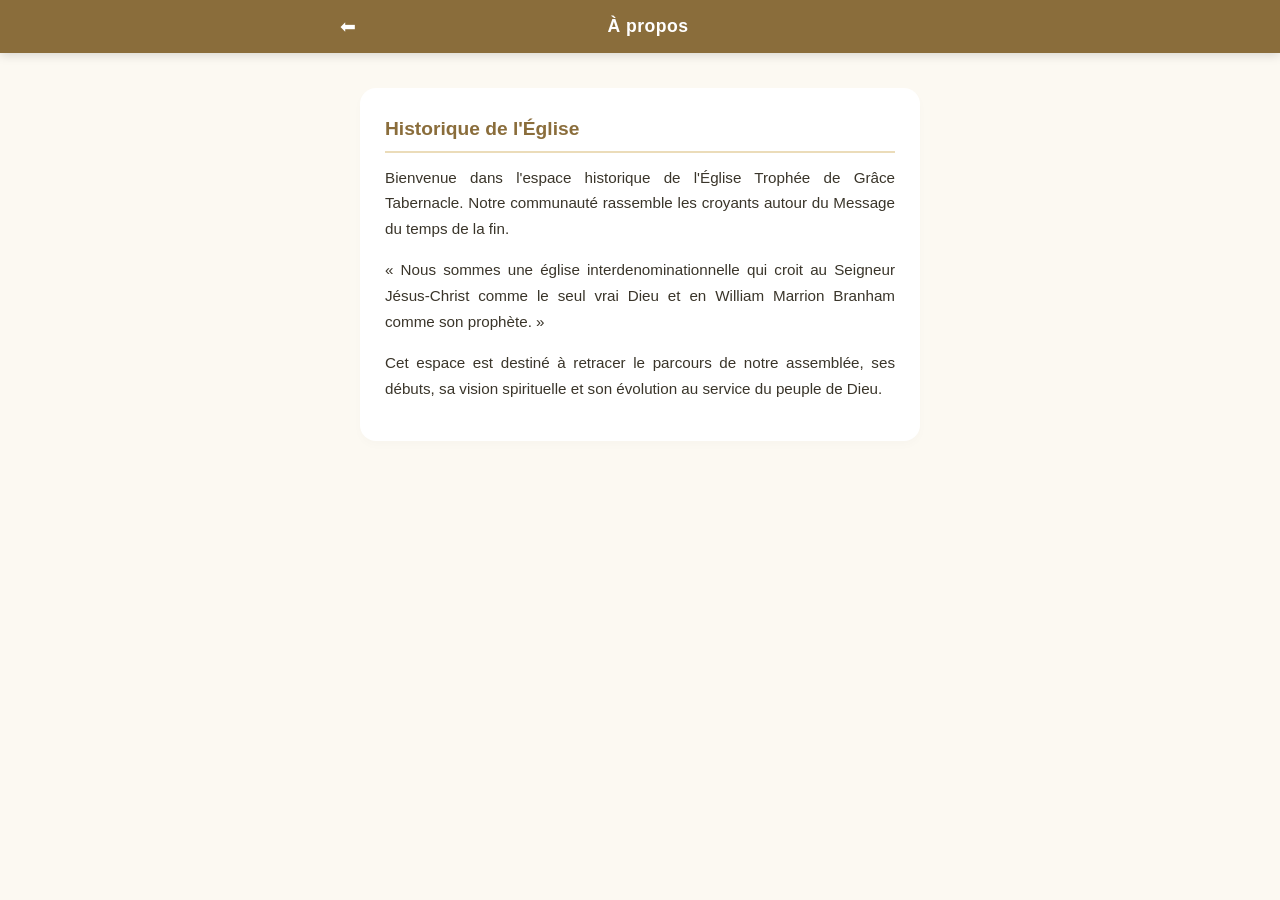
<file: propos.html>
<!DOCTYPE html>
<html lang="fr">
<head>
    <meta charset="UTF-8">
    <meta name="viewport" content="width=device-width, initial-scale=1.0">
    <title>À propos - TGT</title>
    <link rel="stylesheet" href="style.css">
    <style>
        .history-box {
            background: white;
            padding: 25px;
            border-radius: 16px;
            box-shadow: 0 4px 10px rgba(0,0,0,0.02);
            margin-top: 15px;
            line-height: 1.7;
            text-align: justify;
        }
        .history-box h2 {
            font-size: 1.2rem;
            color: var(--primary-dark);
            margin-bottom: 12px;
            border-bottom: 2px solid #ebdcb9;
            padding-bottom: 5px;
        }
        .history-box p {
            margin-bottom: 15px;
            font-size: 0.95rem;
            color: var(--text-main);
        }
    </style>
</head>
<body>

    <header class="app-header">
        <div class="header-content">
            <a href="index.html" style="color: white; text-decoration: none; font-size: 1.2rem;">⬅</a>
            <h1>À propos</h1>
            <span></span>
        </div>
    </header>

    <main class="app-container">
        <div class="history-box">
            <h2>Historique de l'Église</h2>
            <p>Bienvenue dans l'espace historique de l'Église Trophée de Grâce Tabernacle. Notre communauté rassemble les croyants autour du Message du temps de la fin.</p>
            <p>« Nous sommes une église interdenominationnelle qui croit au Seigneur Jésus-Christ comme le seul vrai Dieu et en William Marrion Branham comme son prophète. »</p>
            <p>Cet espace est destiné à retracer le parcours de notre assemblée, ses débuts, sa vision spirituelle et son évolution au service du peuple de Dieu.</p>
        </div>
    </main>

</body>
</html>
</file>
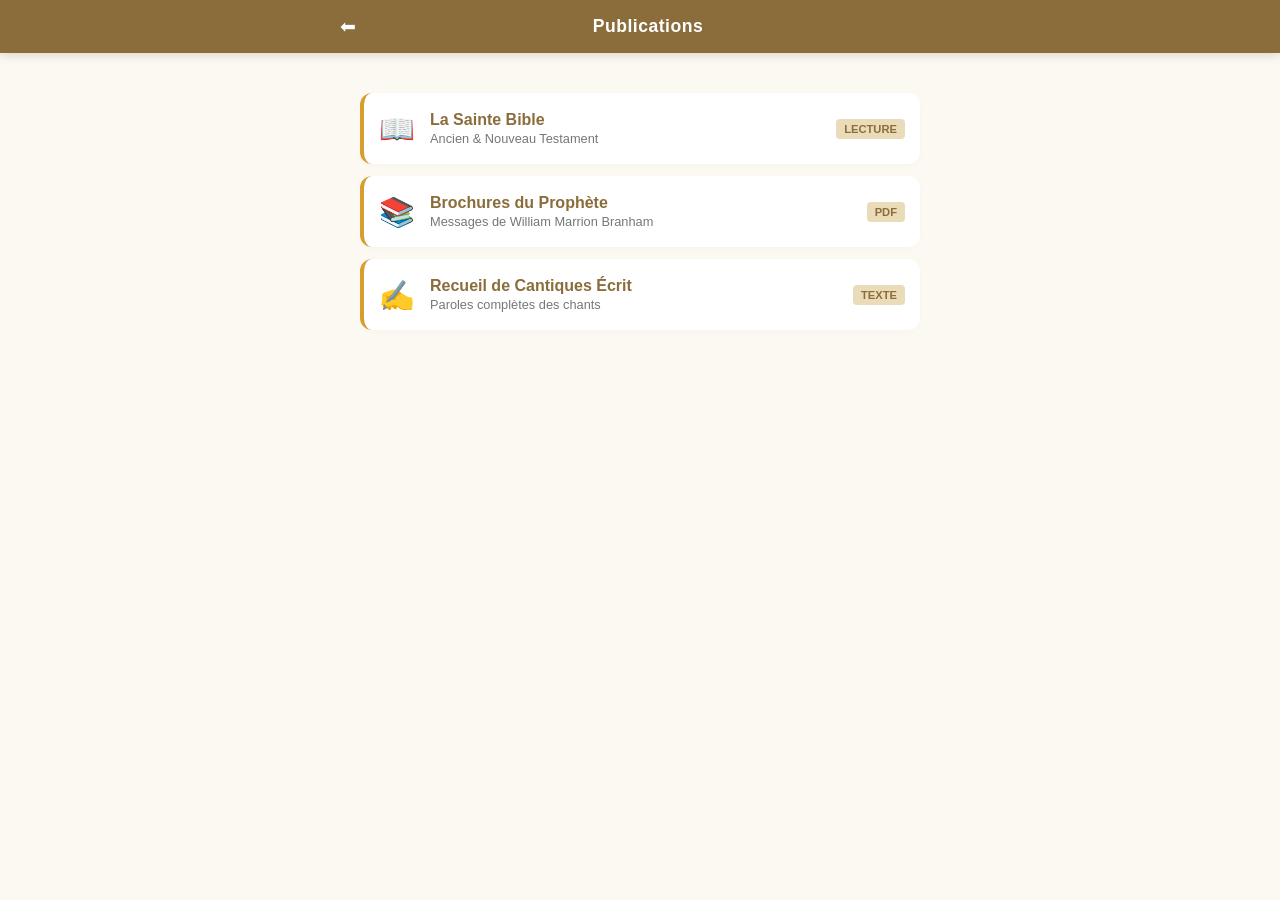
<file: publications.html>
<!DOCTYPE html>
<html lang="fr">
<head>
    <meta charset="UTF-8">
    <meta name="viewport" content="width=device-width, initial-scale=1.0">
    <title>Publications - TGT</title>
    <link rel="stylesheet" href="style.css">
    <style>
        .pub-grid { display: flex; flex-direction: column; gap: 12px; margin-top: 20px; }
        .pub-item {
            display: flex; align-items: center; background: white; padding: 18px 15px;
            border-radius: 12px; text-decoration: none; color: var(--text-main);
            border-left: 4px solid var(--gold-bright); box-shadow: 0 2px 6px rgba(0,0,0,0.02);
            transition: transform 0.2s;
        }
        .pub-item:active { transform: scale(0.98); }
        .pub-icon { font-size: 1.8rem; margin-right: 15px; }
        .pub-details { flex: 1; }
        .pub-details h3 { font-size: 1rem; margin-bottom: 2px; color: var(--primary-dark); }
        .pub-details p { font-size: 0.8rem; color: #777; }
        .pub-badge { font-size: 0.7rem; background: #ebdcb9; padding: 4px 8px; border-radius: 4px; font-weight: bold; color: var(--primary-dark); }
    </style>
</head>
<body>

    <header class="app-header">
        <div class="header-content">
            <a href="index.html" style="color: white; text-decoration: none; font-size: 1.2rem;">⬅</a>
            <h1>Publications</h1>
            <span></span>
        </div>
    </header>

    <main class="app-container">
        <div class="pub-grid">
            
            <!-- Lien vers la page dédiée de la Bible -->
            <a href="bible.html" class="pub-item">
                <div class="pub-icon">📖</div>
                <div class="pub-details">
                    <h3>La Sainte Bible</h3>
                    <p>Ancien & Nouveau Testament</p>
                </div>
                <span class="pub-badge">LECTURE</span>
            </a>

            <!-- Lien vers les brochures (la_foi.pdf ou lafoi.pdf que l'on voit dans vos fichiers) -->
            <a href="brochures.html" class="pub-item">
                <div class="pub-icon">📚</div>
                <div class="pub-details">
                    <h3>Brochures du Prophète</h3>
                    <p>Messages de William Marrion Branham</p>
                </div>
                <span class="pub-badge">PDF</span>
            </a>

            <!-- Recueil de cantiques écrit -->
            <a href="recueil.html" class="pub-item">
                <div class="pub-icon">✍️</div>
                <div class="pub-details">
                    <h3>Recueil de Cantiques Écrit</h3>
                    <p>Paroles complètes des chants</p>
                </div>
                <span class="pub-badge">TEXTE</span>
            </a>

        </div>
    </main>

</body>
</html>
</file>
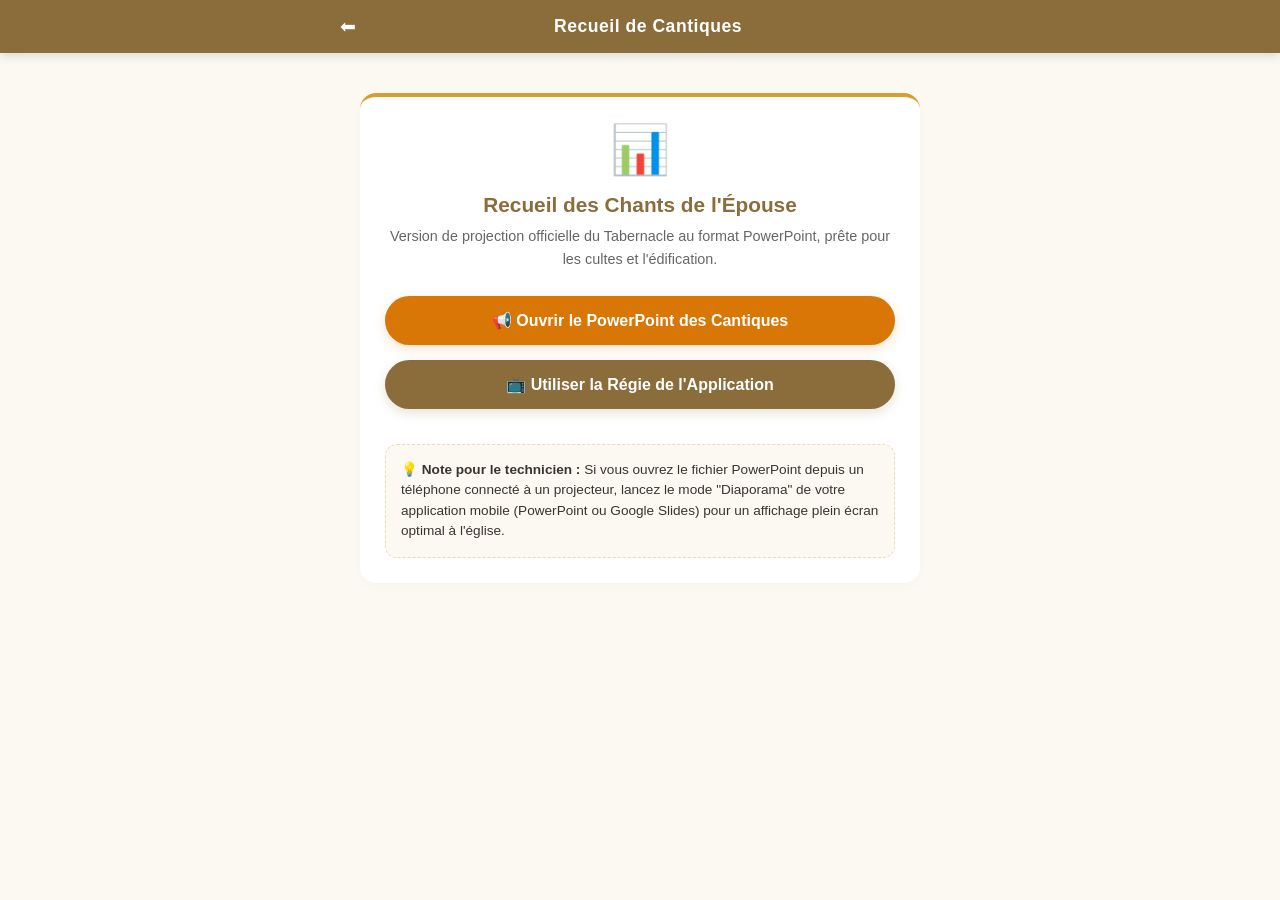
<file: recueil.html>
<!DOCTYPE html>
<html lang="fr">
<head>
    <meta charset="UTF-8">
    <meta name="viewport" content="width=device-width, initial-scale=1.0">
    <title>Recueil de Cantiques - TGT</title>
    <link rel="stylesheet" href="style.css">
    <style>
        .recueil-container {
            background: white;
            padding: 25px;
            border-radius: 16px;
            box-shadow: 0 4px 12px rgba(0,0,0,0.02);
            text-align: center;
            margin-top: 20px;
            border-top: 4px solid var(--gold-bright);
        }
        .recueil-icon {
            font-size: 3rem;
            margin-bottom: 15px;
        }
        .recueil-title {
            font-size: 1.3rem;
            font-weight: bold;
            color: var(--primary-dark);
            margin-bottom: 8px;
        }
        .recueil-desc {
            font-size: 0.9rem;
            color: #666;
            line-height: 1.6;
            margin-bottom: 25px;
        }
        .action-button-recueil {
            display: inline-flex;
            align-items: center;
            justify-content: center;
            gap: 10px;
            background: #d97706; /* Couleur orange/or typique pour PowerPoint */
            color: white;
            text-decoration: none;
            padding: 15px 20px;
            border-radius: 30px;
            font-weight: bold;
            font-size: 1rem;
            box-shadow: 0 4px 12px rgba(217, 119, 6, 0.2);
            width: 100%;
            margin-bottom: 15px;
            transition: transform 0.2s;
        }
        .action-button-recueil:active {
            transform: scale(0.97);
        }
        .secondary-btn {
            background: var(--primary-dark);
            box-shadow: 0 4px 12px rgba(138, 109, 59, 0.2);
        }
        .tip-box {
            background: #fcf9f2;
            border: 1px dashed #ebdcb9;
            padding: 15px;
            border-radius: 12px;
            text-align: left;
            font-size: 0.85rem;
            line-height: 1.5;
            margin-top: 20px;
        }
    </style>
</head>
<body>

    <!-- Barre supérieure fixe avec flèche retour vers publications.html -->
    <header class="app-header">
        <div class="header-content">
            <a href="publications.html" style="color: white; text-decoration: none; font-size: 1.2rem;">⬅</a>
            <h1>Recueil de Cantiques</h1>
            <span></span>
        </div>
    </header>

    <main class="app-container">
        
        <div class="recueil-container">
            <div class="recueil-icon">📊</div>
            <h2 class="recueil-title">Recueil des Chants de l'Épouse</h2>
            <p class="recueil-desc">Version de projection officielle du Tabernacle au format PowerPoint, prête pour les cultes et l'édification.</p>
            
            <!-- LIEN VERS LE FICHIER POWERPOINT -->
            <!-- Remplacez "recueil.pptx" par le nom exact de votre fichier PowerPoint mis dans votre dossier -->
            <a href="recueil.pptx" target="_blank" class="action-button-recueil">
                📢 Ouvrir le PowerPoint des Cantiques
            </a>

            <!-- RACCOURCI VERS L'OUTIL DE PROJECTION INTERNE -->
            <a href="projection.html" class="action-button-recueil secondary-btn">
                📺 Utiliser la Régie de l'Application
            </a>

            <div class="tip-box">
                💡 <strong>Note pour le technicien :</strong> Si vous ouvrez le fichier PowerPoint depuis un téléphone connecté à un projecteur, lancez le mode "Diaporama" de votre application mobile (PowerPoint ou Google Slides) pour un affichage plein écran optimal à l'église.
            </div>
        </div>

    </main>

</body>
</html>
</file>
<file: style.css>
/* Palette inspirée du logo Or Doré / Chocolat */
:root {
    --primary-dark: #8a6d3b;    /* Marron/Or Foncé */
    --gold-bright: #d69e2e;     /* Or brillant */
    --bg-app: #fcf9f2;          /* Fond crème léger de l'application */
    --text-main: #3a352a;       /* Couleur de texte principale */
    --card-bg: #ffffff;
}

* {
    margin: 0;
    padding: 0;
    box-sizing: border-box;
    font-family: 'Segoe UI', Tahoma, Geneva, Verdana, sans-serif;
}

body {
    background-color: var(--bg-app);
    color: var(--text-main);
    -webkit-tap-highlight-color: transparent;
}

/* En-tête fixe type Application native */
.app-header {
    background-color: var(--primary-dark);
    color: white;
    padding: 15px 20px;
    position: sticky;
    top: 0;
    z-index: 1000;
    box-shadow: 0 2px 10px rgba(0,0,0,0.15);
}

.header-content {
    display: flex;
    justify-content: space-between;
    align-items: center;
    max-width: 600px;
    margin: 0 auto;
}

.header-content h1 {
    font-size: 1.1rem;
    font-weight: 600;
    letter-spacing: 0.5px;
}

.menu-icon {
    font-size: 1.3rem;
    cursor: pointer;
}

/* Badges dynamiques de statut */
.status-badge {
    font-size: 0.75rem;
    padding: 4px 10px;
    border-radius: 12px;
    font-weight: bold;
    color: white;
}

.free-badge {
    background-color: #718096;
}

.premium-badge {
    background-color: var(--gold-bright);
    box-shadow: 0 0 8px rgba(214, 158, 46, 0.6);
}

/* Conteneur type écran de téléphone */
.app-container {
    max-width: 600px;
    margin: 0 auto;
    padding: 20px;
}

/* Zone Logo épurée */
.hero-section {
    text-align: center;
    margin: 20px 0 30px 0;
}

.main-logo {
    max-width: 110px;
    height: 110px;
    border-radius: 50%;
    object-fit: cover;
    border: 3px solid var(--gold-bright);
    box-shadow: 0 6px 16px rgba(138, 109, 59, 0.25);
}

/* Barre de recherche intégrée */
.search-box {
    display: flex;
    background: white;
    border: 2px solid #e8e2d5;
    border-radius: 30px;
    padding: 8px 18px;
    margin-top: 20px;
    box-shadow: 0 4px 6px rgba(0,0,0,0.02);
}

.search-box input {
    border: none;
    outline: none;
    width: 100%;
    font-size: 0.95rem;
    background: transparent;
}

.search-btn {
    background: none;
    border: none;
    cursor: pointer;
    font-size: 1.1rem;
}

/* Grille de Dossiers */
.folder-grid {
    display: grid;
    grid-template-columns: repeat(2, 1fr);
    gap: 15px;
}

.folder-card {
    background: var(--card-bg);
    border: 1px solid #ebdcb9;
    border-radius: 16px;
    padding: 25px 15px;
    display: flex;
    flex-direction: column;
    align-items: center;
    text-decoration: none;
    color: var(--text-main);
    transition: transform 0.2s, box-shadow 0.2s;
    box-shadow: 0 4px 10px rgba(0,0,0,0.03);
}

.folder-card:active, .folder-card:hover {
    transform: scale(0.98);
    box-shadow: 0 2px 5px rgba(138, 109, 59, 0.1);
    background-color: #fffdf9;
}

.folder-icon-box {
    font-size: 2.2rem;
    margin-bottom: 10px;
}

.folder-title {
    font-weight: 600;
    font-size: 0.95rem;
    text-align: center;
}

/* Dossiers Spéciaux Pleine Largeur */
.full-width-card {
    grid-column: span 2;
    flex-direction: row;
    justify-content: flex-start;
    padding: 18px 20px;
}

.full-width-card .folder-icon-box {
    margin-bottom: 0;
    margin-right: 18px;
    font-size: 2.4rem;
}

.card-text {
    display: flex;
    flex-direction: column;
}

.card-text small {
    color: #8c826e;
    font-size: 0.8rem;
    margin-top: 2px;
}

/* Theme spécifique pour la Bible */
.bible-theme {
    background: linear-gradient(135deg, var(--primary-dark), #66502b);
    border: none;
}

.bible-theme .folder-title {
    color: #ffffff;
    font-size: 1.1rem;
}

.bible-theme .card-text small {
    color: var(--gold-bright);
}

/* Theme spécifique pour le direct YouTube */
.live-theme {
    border-left: 5px solid #ff0000;
}

/* Zone optionnelle de test pour la version */
.version-toggle-zone {
    margin-top: 35px;
    padding: 15px;
    background: #fff;
    border-radius: 12px;
    text-align: center;
    border: 1px dashed var(--gold-bright);
}

.action-btn {
    background: var(--primary-dark);
    color: white;
    border: none;
    padding: 8px 16px;
    border-radius: 6px;
    margin-top: 10px;
    cursor: pointer;
    font-size: 0.85rem;
}
</file>
